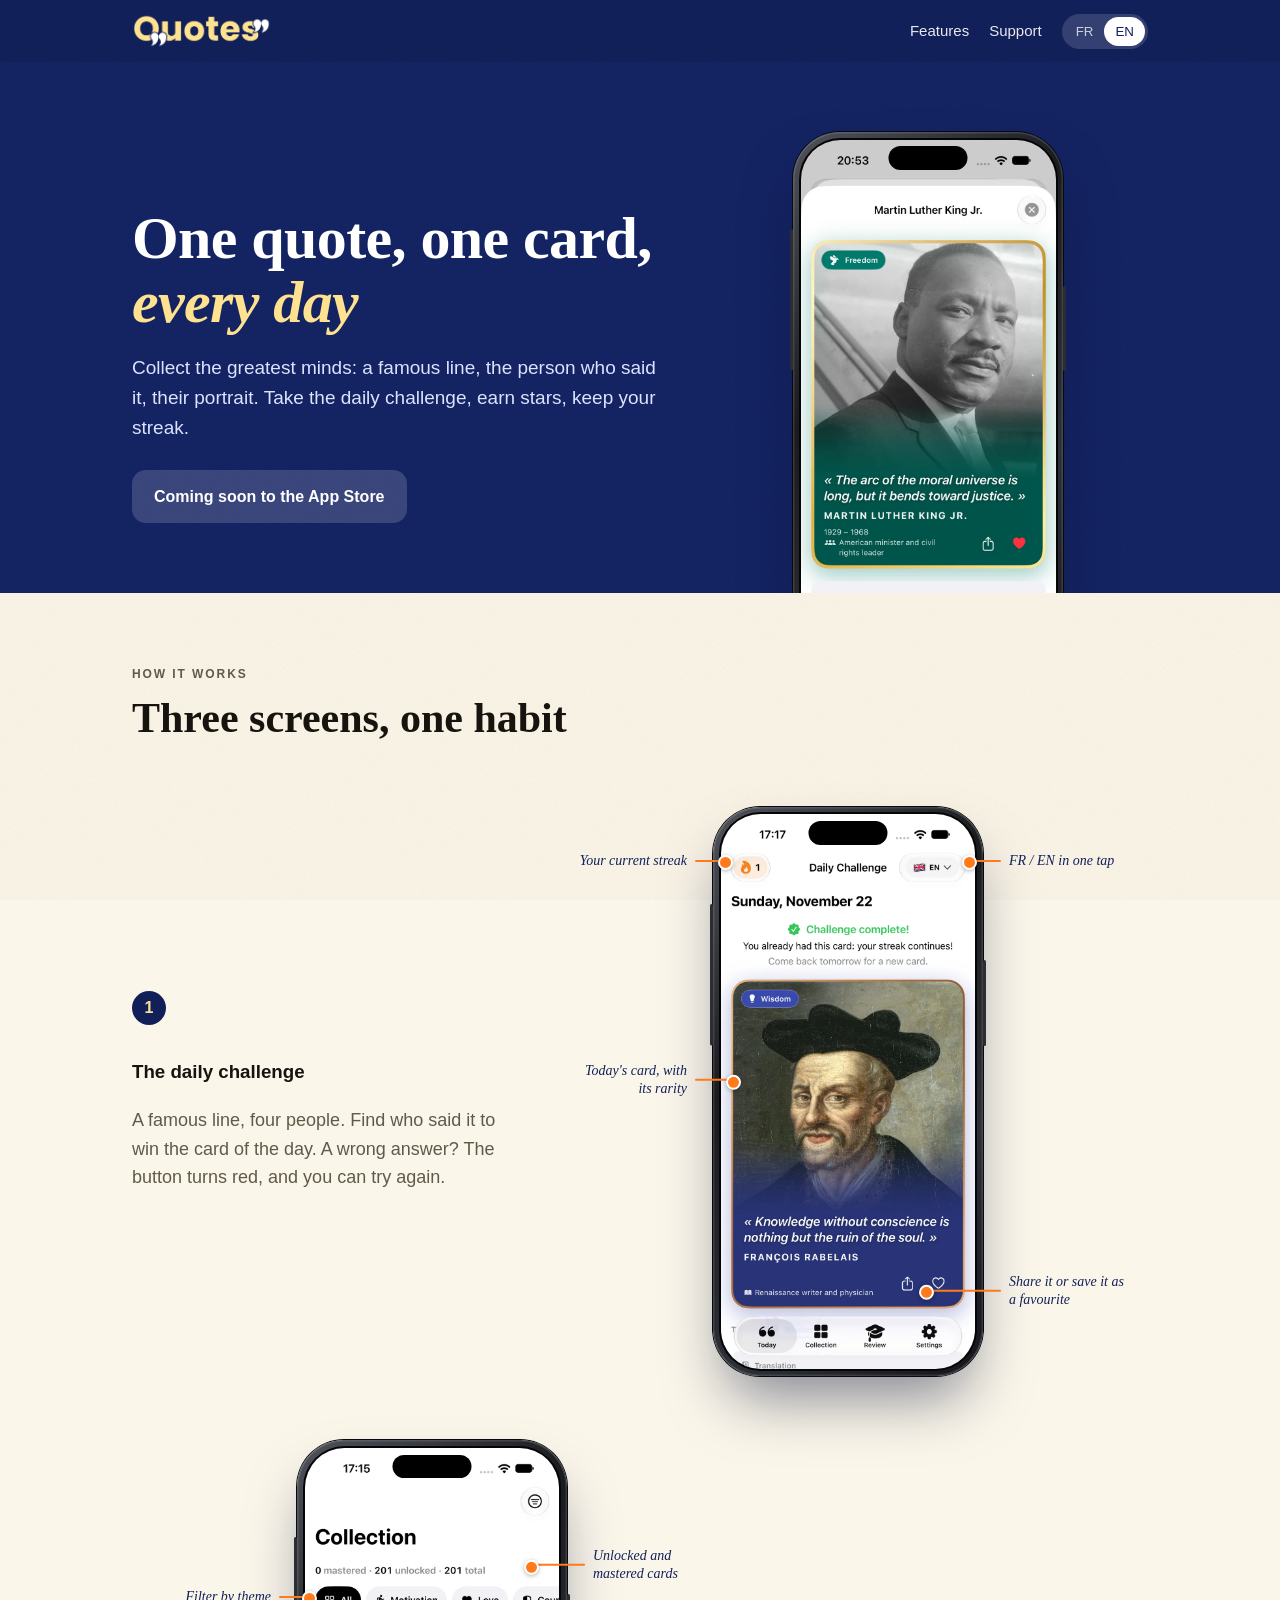
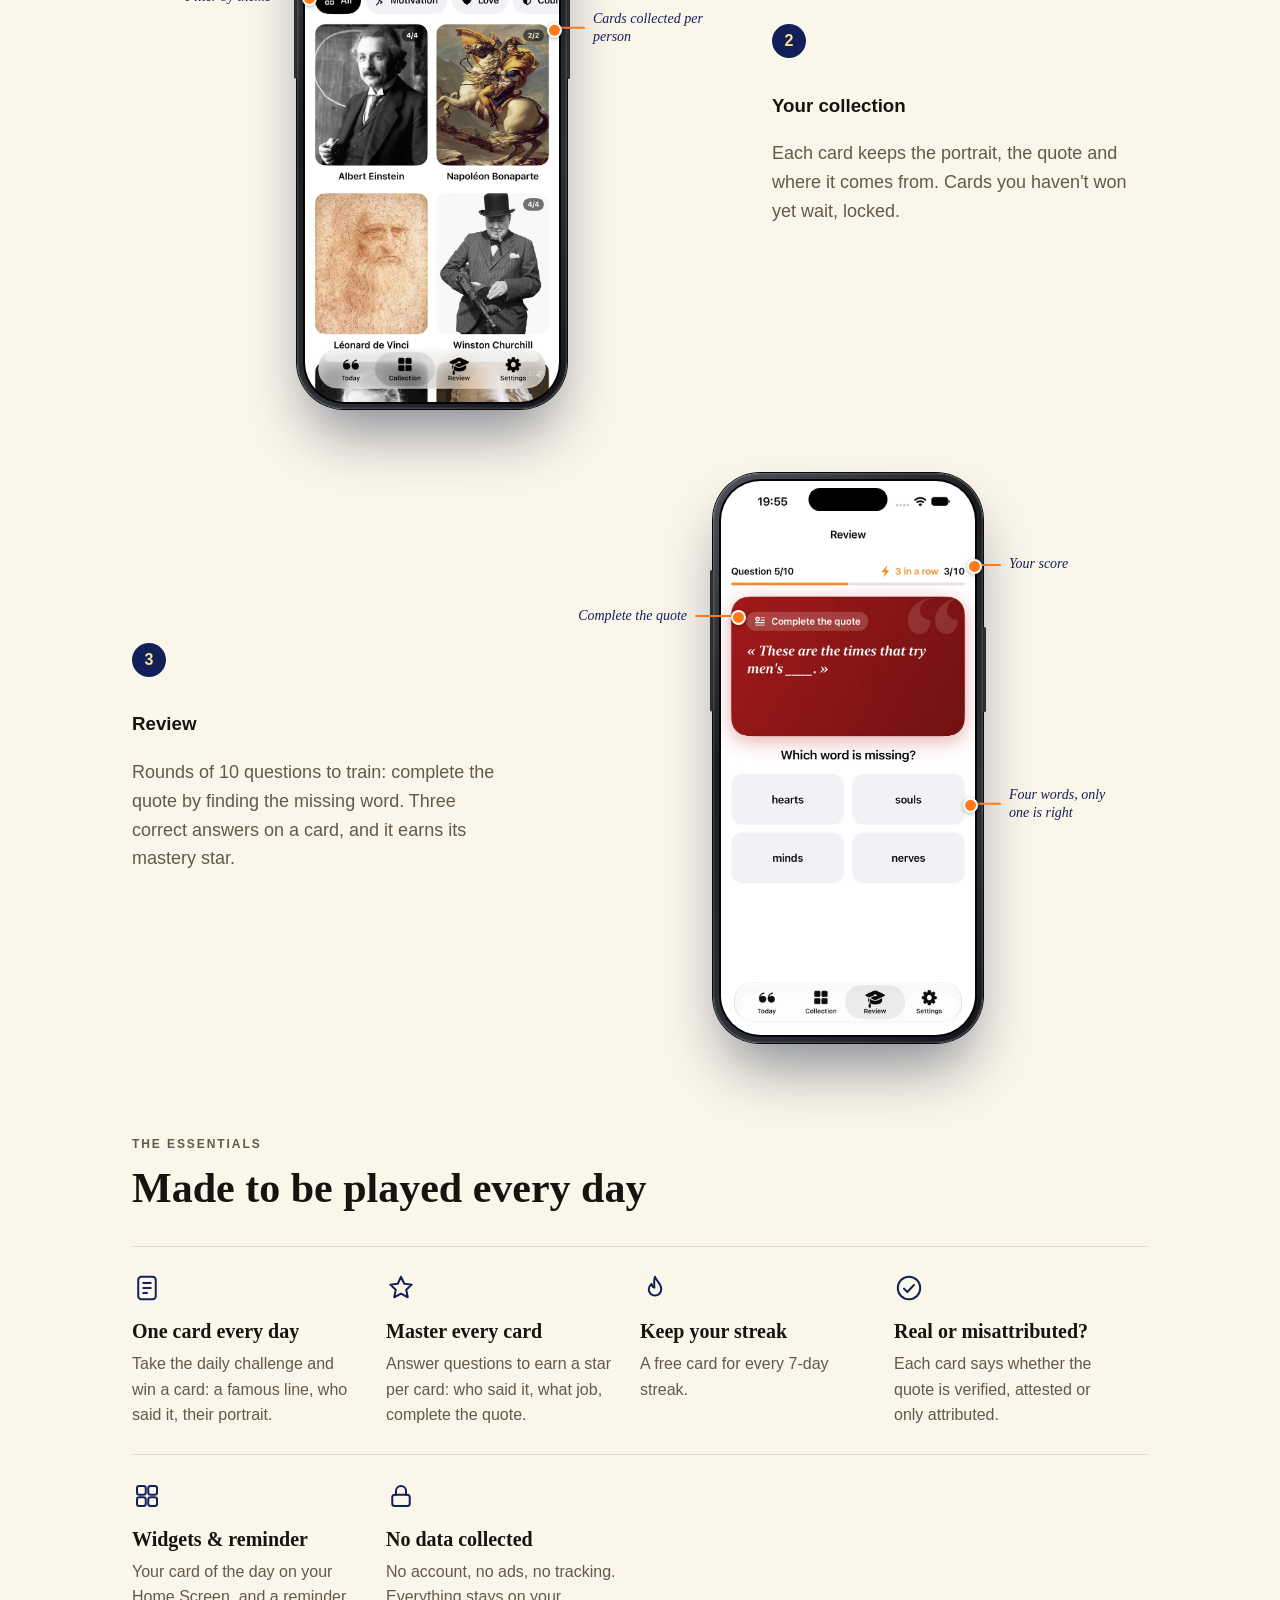
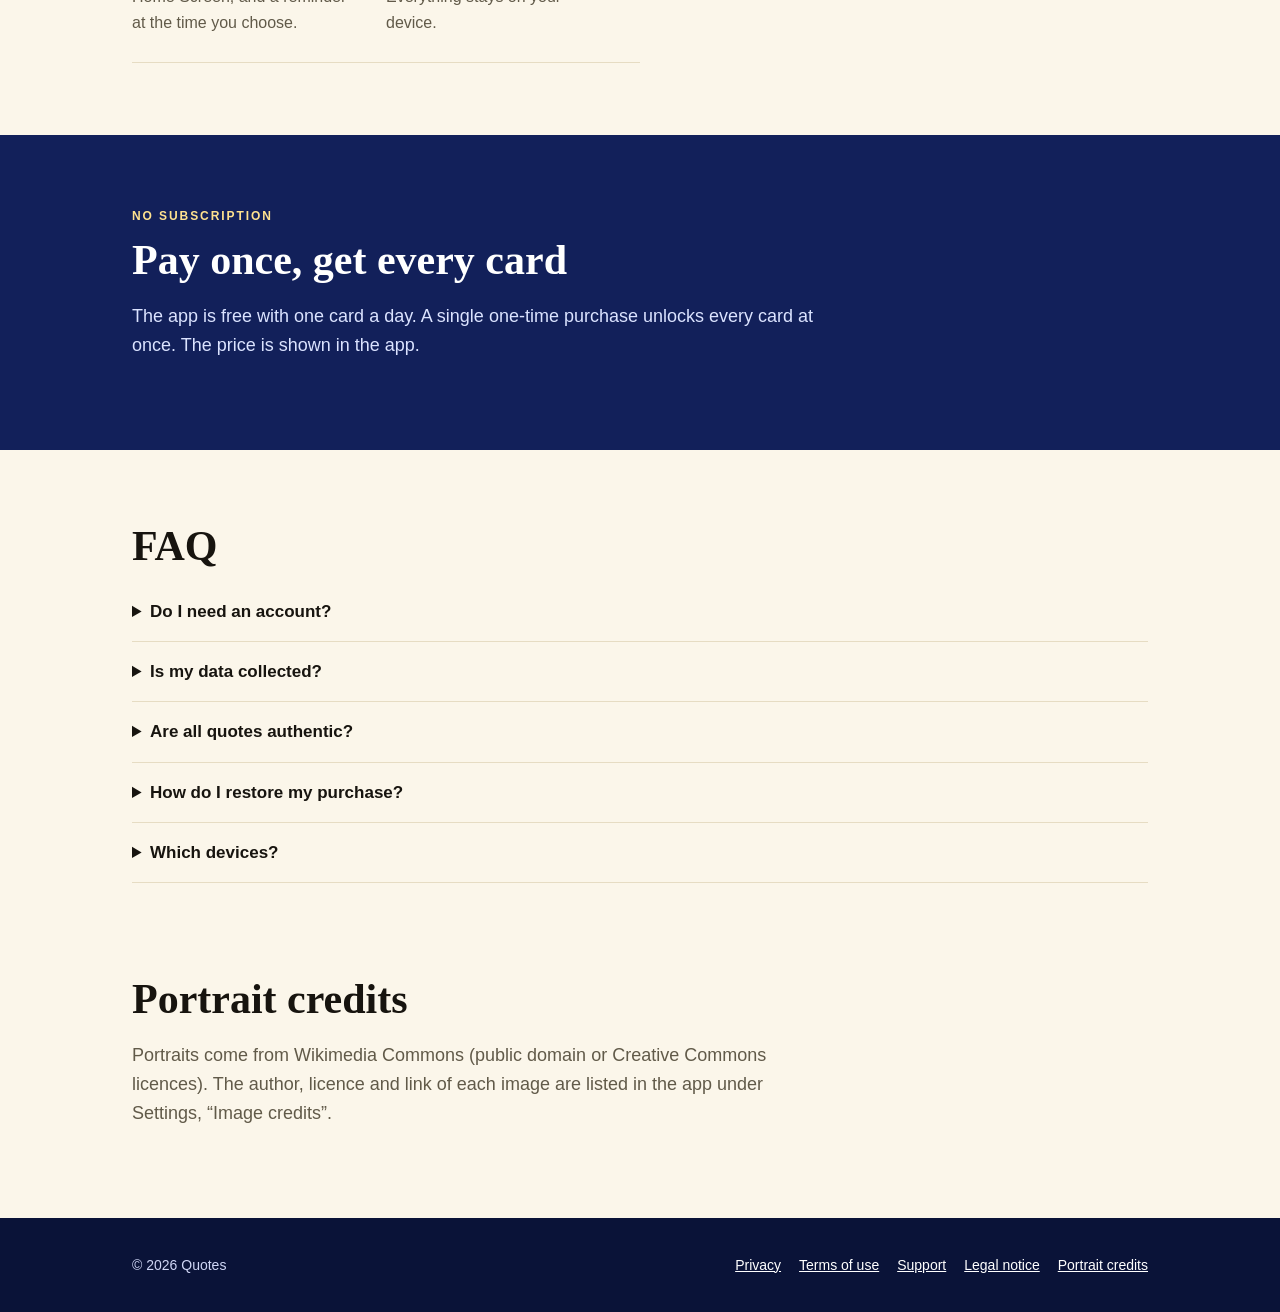
<file: index.html>
<!doctype html><html lang="fr"><head><meta charset="utf-8"><meta name="viewport" content="width=device-width,initial-scale=1">
<title>Quotes – cartes à collectionner de citations célèbres</title><meta name="description" content="Une citation, une carte, chaque jour. Collectionne les plus grands esprits, avec leur portrait, et maîtrise chaque carte."><meta name="theme-color" content="#12205A">
<script>try{var l=localStorage.getItem('lang');if(l!=='fr'&&l!=='en')l=(navigator.language||'fr').toLowerCase().indexOf('fr')==0?'fr':'en';document.documentElement.lang=l}catch(e){}</script><link rel="icon" href="favicon.png"><link rel="apple-touch-icon" href="icon-180.png"><link rel="stylesheet" href="style.css"><script src="lang.js" defer></script></head><body><header><div class="wrap"><a href="index.html"><img class="wm" src="wordmark.png" alt="Quotes"></a><nav>
<a class="h" href="index.html#fonctions" data-fr="Fonctions" data-en="Features">Fonctions</a><a class="h" href="support.html">Support</a>
<div class="seg" role="group" aria-label="Langue / Language"><button data-l="fr" class="on">FR</button><button data-l="en">EN</button></div></nav></div></header><main><div class="hero"><div class="wrap"><div class="copy">
<h1 data-fr="Une citation, une carte, <em>chaque jour</em>" data-en="One quote, one card, <em>every day</em>">Une citation, une carte, <em>chaque jour</em></h1>
<p data-fr="Collectionne les plus grands esprits : une phrase célèbre, la personne qui l'a dite, son portrait. Relève le défi du jour, gagne des étoiles, garde ta série." data-en="Collect the greatest minds: a famous line, the person who said it, their portrait. Take the daily challenge, earn stars, keep your streak.">Collectionne les plus grands esprits.</p>
<a class="btn" data-todo href="TODO_APPSTORE_URL" data-fr="Télécharger sur l'App Store" data-en="Download on the App Store">Télécharger sur l'App Store</a>
<span class="btn off" data-fr="Bientôt sur l'App Store" data-en="Coming soon to the App Store">Bientôt sur l'App Store</span></div>
<div class="dev"><div class="bz"><div class="scr"><img class="fr" src="hero-fr.webp" width="780" height="1696" alt="Une carte Quotes : Martin Luther King Jr." loading="eager"><img class="en" src="hero-en.webp" width="780" height="1696" alt="A Quotes card: Martin Luther King Jr." loading="eager"></div></div></div></div></div>
<section id="comment"><div class="wrap"><p class="eyebrow" data-fr="Comment ça marche" data-en="How it works">Comment ça marche</p><h2 data-fr="Trois écrans, une habitude" data-en="Three screens, one habit">Trois écrans, une habitude</h2><div class="step"><div class="txt"><div class="n">1</div><h3 data-fr="Le défi du jour" data-en="The daily challenge">Le défi du jour</h3><p data-fr="Une phrase célèbre, quatre personnes. Trouve qui l'a dite pour gagner la carte du jour. Une mauvaise réponse ? Le bouton passe au rouge, tu peux réessayer." data-en="A famous line, four people. Find who said it to win the card of the day. A wrong answer? The button turns red, and you can try again.">Une phrase célèbre, quatre personnes. Trouve qui l'a dite pour gagner la carte du jour. Une mauvaise réponse ? Le bouton passe au rouge, tu peux réessayer.</p></div><div class="stage"><div class="dev"><div class="bz"><div class="scr"><img class="fr" src="jour.webp" width="780" height="1696" alt="Écran du défi du jour" loading="eager" decoding="async"><img class="en" src="jour-en.webp" width="780" height="1696" alt="Daily challenge screen" loading="eager" decoding="async"></div></div><div class="note l" style="--y:9.5%;--tx:0.03"><i></i><span data-fr="Ta série en cours" data-en="Your current streak">Ta série en cours</span></div><div class="note r" style="--y:9.5%;--tx:0.965"><i></i><span data-fr="FR / EN en un tap" data-en="FR / EN in one tap">FR / EN en un tap</span></div><div class="note l" style="--y:48%;--tx:0.06"><i></i><span data-fr="La carte du jour, avec sa rareté" data-en="Today's card, with its rarity">La carte du jour, avec sa rareté</span></div><div class="note r" style="--y:85%;--tx:0.8"><i></i><span data-fr="Partage-la ou garde-la en favori" data-en="Share it or save it as a favourite">Partage-la ou garde-la en favori</span></div></div></div></div><div class="step"><div class="txt"><div class="n">2</div><h3 data-fr="Ta collection" data-en="Your collection">Ta collection</h3><p data-fr="Chaque carte garde le portrait, la citation et d'où elle vient. Les cartes pas encore obtenues attendent, verrouillées." data-en="Each card keeps the portrait, the quote and where it comes from. Cards you haven't won yet wait, locked.">Chaque carte garde le portrait, la citation et d'où elle vient. Les cartes pas encore obtenues attendent, verrouillées.</p></div><div class="stage"><div class="dev"><div class="bz"><div class="scr"><img class="fr" src="collection.webp" width="780" height="1696" alt="Écran de la collection" loading="eager" decoding="async"><img class="en" src="collection-en.webp" width="780" height="1696" alt="Collection screen" loading="eager" decoding="async"></div></div><div class="note r" style="--y:22%;--tx:0.88"><i></i><span data-fr="Cartes débloquées et maîtrisées" data-en="Unlocked and mastered cards">Cartes débloquées et maîtrisées</span></div><div class="note l" style="--y:27.5%;--tx:0.03"><i></i><span data-fr="Filtre par thème" data-en="Filter by theme">Filtre par thème</span></div><div class="note r" style="--y:33%;--tx:0.97"><i></i><span data-fr="Cartes obtenues par personnage" data-en="Cards collected per person">Cartes obtenues par personnage</span></div></div></div></div><div class="step"><div class="txt"><div class="n">3</div><h3 data-fr="Réviser" data-en="Review">Réviser</h3><p data-fr="Des séries de 10 questions pour t'entraîner : complète la citation en retrouvant le mot manquant. Trois bonnes réponses sur une carte, et elle gagne son étoile de maîtrise." data-en="Rounds of 10 questions to train: complete the quote by finding the missing word. Three correct answers on a card, and it earns its mastery star.">Des séries de 10 questions pour t'entraîner : complète la citation en retrouvant le mot manquant. Trois bonnes réponses sur une carte, et elle gagne son étoile de maîtrise.</p></div><div class="stage"><div class="dev"><div class="bz"><div class="scr"><img class="fr" src="reviser.webp" width="780" height="1696" alt="Écran Réviser" loading="eager" decoding="async"><img class="en" src="reviser-en.webp" width="780" height="1696" alt="Review screen" loading="eager" decoding="async"></div></div><div class="note r" style="--y:16%;--tx:0.985"><i></i><span data-fr="Ton score" data-en="Your score">Ton score</span></div><div class="note l" style="--y:25%;--tx:0.08"><i></i><span data-fr="Complète la citation" data-en="Complete the quote">Complète la citation</span></div><div class="note r" style="--y:58%;--tx:0.97"><i></i><span data-fr="Quatre mots, un seul est le bon" data-en="Four words, only one is right">Quatre mots, un seul est le bon</span></div></div></div></div></div></section>
<section id="fonctions" style="padding-top:20px"><div class="wrap"><p class="eyebrow" data-fr="L'essentiel" data-en="The essentials">L'essentiel</p><h2 data-fr="Pensé pour être joué tous les jours" data-en="Made to be played every day">Pensé pour être joué tous les jours</h2><div class="feat"><div><svg viewBox="0 0 24 24"><rect x="5" y="3" width="14" height="18" rx="2.5"/><path d="M9 8h6M9 12h6M9 16h3"/></svg><b data-fr="Une carte chaque jour" data-en="One card every day">Une carte chaque jour</b><span data-fr="Relève le défi du jour et gagne une carte : une phrase célèbre, la personne qui l'a dite, son portrait." data-en="Take the daily challenge and win a card: a famous line, who said it, their portrait.">Relève le défi du jour et gagne une carte : une phrase célèbre, la personne qui l'a dite, son portrait.</span></div><div><svg viewBox="0 0 24 24"><path d="M12 3l2.6 5.6 6 .7-4.4 4.1 1.2 6L12 16.5 6.6 19.400l1.200-6L3.400 9.300l6-.7z"/></svg><b data-fr="Maîtrise chaque carte" data-en="Master every card">Maîtrise chaque carte</b><span data-fr="Réponds aux questions pour gagner une étoile par carte : qui l'a dit, quel métier, complète la phrase." data-en="Answer questions to earn a star per card: who said it, what job, complete the quote.">Réponds aux questions pour gagner une étoile par carte : qui l'a dit, quel métier, complète la phrase.</span></div><div><svg viewBox="0 0 24 24"><path d="M12 3c1 3.500 5 5 5 10a5 5 0 0 1-10 0c0-2 1-3.200 2.200-4.300.300 1.800 1 2.800 2.300 3C11.300 8.800 11 6 12 3z"/></svg><b data-fr="Garde ta série" data-en="Keep your streak">Garde ta série</b><span data-fr="Une carte offerte tous les 7 jours de série d'affilée." data-en="A free card for every 7-day streak.">Une carte offerte tous les 7 jours de série d'affilée.</span></div><div><svg viewBox="0 0 24 24"><circle cx="12" cy="12" r="9"/><path d="M8 12.500l2.700 2.700L16 9.500"/></svg><b data-fr="Vraie ou attribuée ?" data-en="Real or misattributed?">Vraie ou attribuée ?</b><span data-fr="Chaque carte indique si la citation est vérifiée, attestée ou seulement attribuée." data-en="Each card says whether the quote is verified, attested or only attributed.">Chaque carte indique si la citation est vérifiée, attestée ou seulement attribuée.</span></div><div><svg viewBox="0 0 24 24"><rect x="4" y="4" width="7" height="7" rx="1.800"/><rect x="13" y="4" width="7" height="7" rx="1.800"/><rect x="4" y="13" width="7" height="7" rx="1.800"/><rect x="13" y="13" width="7" height="7" rx="1.800"/></svg><b data-fr="Widgets et rappel" data-en="Widgets & reminder">Widgets et rappel</b><span data-fr="Ta carte du jour sur l'écran d'accueil, et un rappel à l'heure de ton choix." data-en="Your card of the day on your Home Screen, and a reminder at the time you choose.">Ta carte du jour sur l'écran d'accueil, et un rappel à l'heure de ton choix.</span></div><div><svg viewBox="0 0 24 24"><rect x="5" y="11" width="14" height="9" rx="2"/><path d="M8 11V8a4 4 0 0 1 8 0v3"/></svg><b data-fr="Zéro donnée collectée" data-en="No data collected">Zéro donnée collectée</b><span data-fr="Pas de compte, pas de publicité, pas de pistage. Tout reste sur ton appareil." data-en="No account, no ads, no tracking. Everything stays on your device.">Pas de compte, pas de publicité, pas de pistage. Tout reste sur ton appareil.</span></div></div></div></section>
<section class="band"><div class="wrap"><div><p class="eyebrow" data-fr="Sans abonnement" data-en="No subscription">Sans abonnement</p><h2 data-fr="Une seule fois, toutes les cartes" data-en="Pay once, get every card">Une seule fois, toutes les cartes</h2><p class="lead" data-fr="L'app est gratuite avec une carte par jour. Un achat unique débloque toutes les cartes d'un coup. Le prix est affiché dans l'app." data-en="The app is free with one card a day. A single one-time purchase unlocks every card at once. The price is shown in the app.">L'app est gratuite avec une carte par jour. Un achat unique débloque toutes les cartes d'un coup. Le prix est affiché dans l'app.</p></div></div></section>
<section id="faq"><div class="wrap"><h2>FAQ</h2>
<details><summary data-fr="Faut-il un compte ?" data-en="Do I need an account?">Faut-il un compte ?</summary><p data-fr="Non. Aucun compte, aucune inscription." data-en="No. No account, no sign-up.">Non. Aucun compte, aucune inscription.</p></details>
<details><summary data-fr="Mes données sont-elles collectées ?" data-en="Is my data collected?">Mes données sont-elles collectées ?</summary><p data-fr="Non. Ta progression reste sur ton appareil. Détails dans la <a href='privacy.html'>politique de confidentialité</a>." data-en="No. Your progress stays on your device. See the <a href='privacy.html'>privacy policy</a>.">Non. Ta progression reste sur ton appareil.</p></details>
<details><summary data-fr="Les citations sont-elles toutes authentiques ?" data-en="Are all quotes authentic?">Les citations sont-elles toutes authentiques ?</summary><p data-fr="Pas toujours, et c'est justement l'idée : chaque carte indique si la citation est vérifiée, attestée ou seulement attribuée. Les citations douteuses restent dans la collection mais ne servent jamais de question." data-en="Not always, and that's the point: each card says whether the quote is verified, attested or merely attributed. Doubtful quotes stay in the collection but are never used as questions.">Pas toujours.</p></details>
<details><summary data-fr="Comment restaurer mon achat ?" data-en="How do I restore my purchase?">Comment restaurer mon achat ?</summary><p data-fr="Dans l'app, ouvre l'offre « Toutes les cartes » et touche « Restaurer les achats », avec le même identifiant Apple." data-en="In the app, open the “All cards” offer and tap “Restore Purchases”, using the same Apple ID.">Dans l'app, ouvre l'offre.</p></details>
<details><summary data-fr="Sur quels appareils ?" data-en="Which devices?">Sur quels appareils ?</summary><p data-fr="iPhone (et iPad). Français et anglais." data-en="iPhone (and iPad). French and English.">iPhone (et iPad).</p></details></div></section>
<section id="credits" style="padding-top:20px"><div class="wrap"><h2 data-fr="Crédits des portraits" data-en="Portrait credits">Crédits des portraits</h2>
<p class="lead" data-fr="Les portraits proviennent de Wikimedia Commons (domaine public ou licences Creative Commons). Les auteurs, licences et liens de chaque image sont indiqués dans l'app, dans Réglages, « Crédits des images »." data-en="Portraits come from Wikimedia Commons (public domain or Creative Commons licences). The author, licence and link of each image are listed in the app under Settings, “Image credits”.">Les portraits proviennent de Wikimedia Commons.</p></div></section></main><footer><div class="wrap"><div class="row"><div>© 2026 Quotes</div><div class="links"><a href="privacy.html" data-fr="Confidentialité" data-en="Privacy">Confidentialité</a><a href="terms.html" data-fr="Conditions d'utilisation" data-en="Terms of use">Conditions d'utilisation</a><a href="support.html">Support</a><a href="legal.html" data-fr="Mentions légales" data-en="Legal notice">Mentions légales</a><a href="index.html#credits" data-fr="Crédits des portraits" data-en="Portrait credits">Crédits des portraits</a></div></div></div></footer></body></html>
</file>
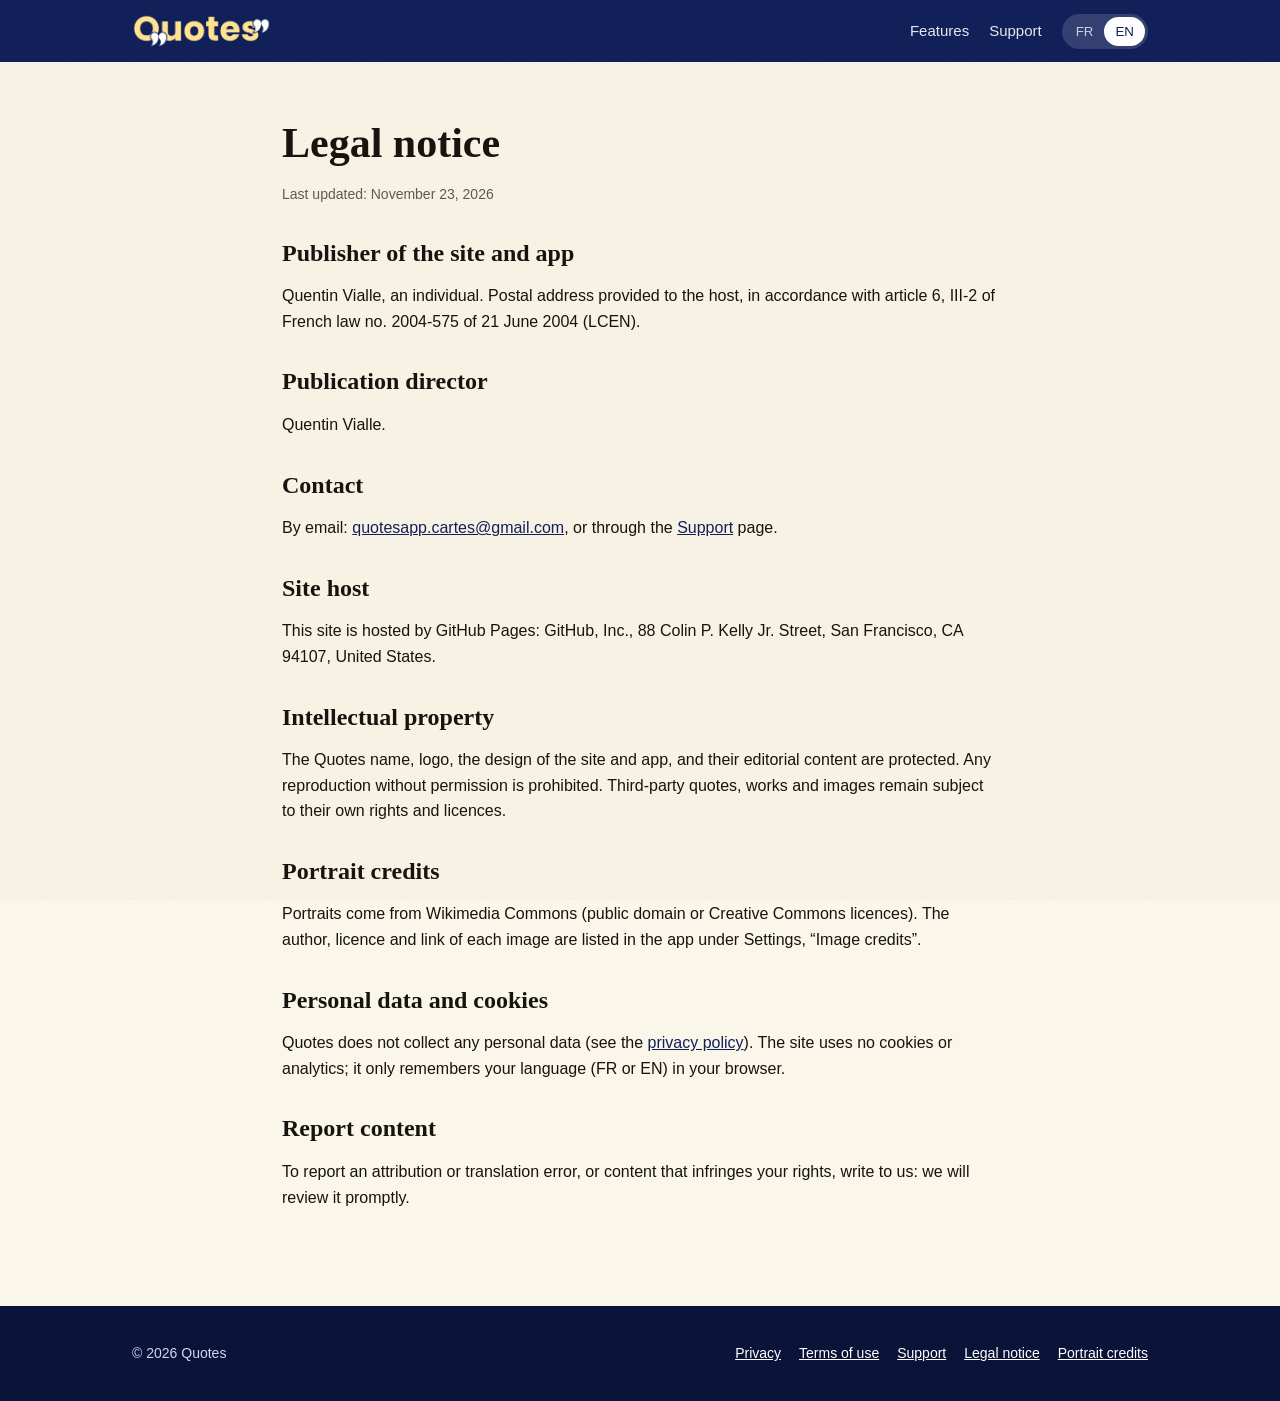
<file: legal.html>
<!doctype html><html lang="fr"><head><meta charset="utf-8"><meta name="viewport" content="width=device-width,initial-scale=1">
<title>Mentions légales – Quotes</title><meta name="description" content="Mentions légales du site et de l'app Quotes."><meta name="theme-color" content="#12205A">
<script>try{var l=localStorage.getItem('lang');if(l!=='fr'&&l!=='en')l=(navigator.language||'fr').toLowerCase().indexOf('fr')==0?'fr':'en';document.documentElement.lang=l}catch(e){}</script><link rel="icon" href="favicon.png"><link rel="apple-touch-icon" href="icon-180.png"><link rel="stylesheet" href="style.css"><script src="lang.js" defer></script></head><body><header><div class="wrap"><a href="index.html"><img class="wm" src="wordmark.png" alt="Quotes"></a><nav>
<a class="h" href="index.html#fonctions" data-fr="Fonctions" data-en="Features">Fonctions</a><a class="h" href="support.html">Support</a>
<div class="seg" role="group" aria-label="Langue / Language"><button data-l="fr" class="on">FR</button><button data-l="en">EN</button></div></nav></div></header><main class="doc"><div class="wrap"><h1 data-fr="Mentions légales" data-en="Legal notice">Mentions légales</h1><p class="upd" data-fr="Dernière mise à jour : 23 novembre 2026" data-en="Last updated: November 23, 2026">Dernière mise à jour : 23 novembre 2026</p>
<h2 data-fr="Éditeur du site et de l'app" data-en="Publisher of the site and app">Éditeur du site et de l'app</h2><p data-fr="Quentin Vialle, personne physique. Adresse postale communiquée à l'hébergeur, conformément à l'article 6, III-2 de la loi n° 2004-575 du 21 juin 2004 (LCEN)." data-en="Quentin Vialle, an individual. Postal address provided to the host, in accordance with article 6, III-2 of French law no. 2004-575 of 21 June 2004 (LCEN).">Quentin Vialle, personne physique. Adresse postale communiquée à l'hébergeur, conformément à l'article 6, III-2 de la loi n° 2004-575 du 21 juin 2004 (LCEN).</p>
<h2 data-fr="Directeur de la publication" data-en="Publication director">Directeur de la publication</h2><p data-fr="Quentin Vialle." data-en="Quentin Vialle.">Quentin Vialle.</p>
<h2 data-fr="Contact" data-en="Contact">Contact</h2><p data-fr="Par e-mail : <a href='mailto:quotesapp.cartes@gmail.com'>quotesapp.cartes@gmail.com</a>, ou via la page <a href='support.html'>Support</a>." data-en="By email: <a href='mailto:quotesapp.cartes@gmail.com'>quotesapp.cartes@gmail.com</a>, or through the <a href='support.html'>Support</a> page.">Par e-mail : <a href='mailto:quotesapp.cartes@gmail.com'>quotesapp.cartes@gmail.com</a>, ou via la page <a href='support.html'>Support</a>.</p>
<h2 data-fr="Hébergeur du site" data-en="Site host">Hébergeur du site</h2><p data-fr="Ce site est hébergé par GitHub Pages : GitHub, Inc., 88 Colin P. Kelly Jr. Street, San Francisco, CA 94107, États-Unis." data-en="This site is hosted by GitHub Pages: GitHub, Inc., 88 Colin P. Kelly Jr. Street, San Francisco, CA 94107, United States.">Ce site est hébergé par GitHub Pages : GitHub, Inc., 88 Colin P. Kelly Jr. Street, San Francisco, CA 94107, États-Unis.</p>
<h2 data-fr="Propriété intellectuelle" data-en="Intellectual property">Propriété intellectuelle</h2><p data-fr="Le nom Quotes, le logo, le design du site et de l'app et leur contenu éditorial sont protégés. Toute reproduction sans autorisation est interdite. Les citations, œuvres et images de tiers restent soumises à leurs propres droits et licences." data-en="The Quotes name, logo, the design of the site and app, and their editorial content are protected. Any reproduction without permission is prohibited. Third-party quotes, works and images remain subject to their own rights and licences.">Le nom Quotes, le logo, le design du site et de l'app et leur contenu éditorial sont protégés. Toute reproduction sans autorisation est interdite. Les citations, œuvres et images de tiers restent soumises à leurs propres droits et licences.</p>
<h2 data-fr="Crédits des portraits" data-en="Portrait credits">Crédits des portraits</h2><p data-fr="Les portraits proviennent de Wikimedia Commons (domaine public ou licences Creative Commons). L'auteur, la licence et le lien de chaque image sont indiqués dans l'app, dans Réglages, « Crédits des images »." data-en="Portraits come from Wikimedia Commons (public domain or Creative Commons licences). The author, licence and link of each image are listed in the app under Settings, “Image credits”.">Les portraits proviennent de Wikimedia Commons (domaine public ou licences Creative Commons). L'auteur, la licence et le lien de chaque image sont indiqués dans l'app, dans Réglages, « Crédits des images ».</p>
<h2 data-fr="Données personnelles et cookies" data-en="Personal data and cookies">Données personnelles et cookies</h2><p data-fr="Quotes ne collecte aucune donnée personnelle (voir la <a href='privacy.html'>politique de confidentialité</a>). Le site n'utilise ni cookie ni outil de mesure d'audience ; il mémorise seulement ta langue (FR ou EN) dans ton navigateur." data-en="Quotes does not collect any personal data (see the <a href='privacy.html'>privacy policy</a>). The site uses no cookies or analytics; it only remembers your language (FR or EN) in your browser.">Quotes ne collecte aucune donnée personnelle (voir la <a href='privacy.html'>politique de confidentialité</a>). Le site n'utilise ni cookie ni outil de mesure d'audience ; il mémorise seulement ta langue (FR ou EN) dans ton navigateur.</p>
<h2 data-fr="Signaler un contenu" data-en="Report content">Signaler un contenu</h2><p data-fr="Pour signaler une erreur d'attribution, de traduction ou un contenu qui porterait atteinte à tes droits, écris-nous : nous l'examinerons rapidement." data-en="To report an attribution or translation error, or content that infringes your rights, write to us: we will review it promptly.">Pour signaler une erreur d'attribution, de traduction ou un contenu qui porterait atteinte à tes droits, écris-nous : nous l'examinerons rapidement.</p>
</div></main><footer><div class="wrap"><div class="row"><div>© 2026 Quotes</div><div class="links"><a href="privacy.html" data-fr="Confidentialité" data-en="Privacy">Confidentialité</a><a href="terms.html" data-fr="Conditions d'utilisation" data-en="Terms of use">Conditions d'utilisation</a><a href="support.html">Support</a><a href="legal.html" data-fr="Mentions légales" data-en="Legal notice">Mentions légales</a><a href="index.html#credits" data-fr="Crédits des portraits" data-en="Portrait credits">Crédits des portraits</a></div></div></div></footer></body></html>
</file>
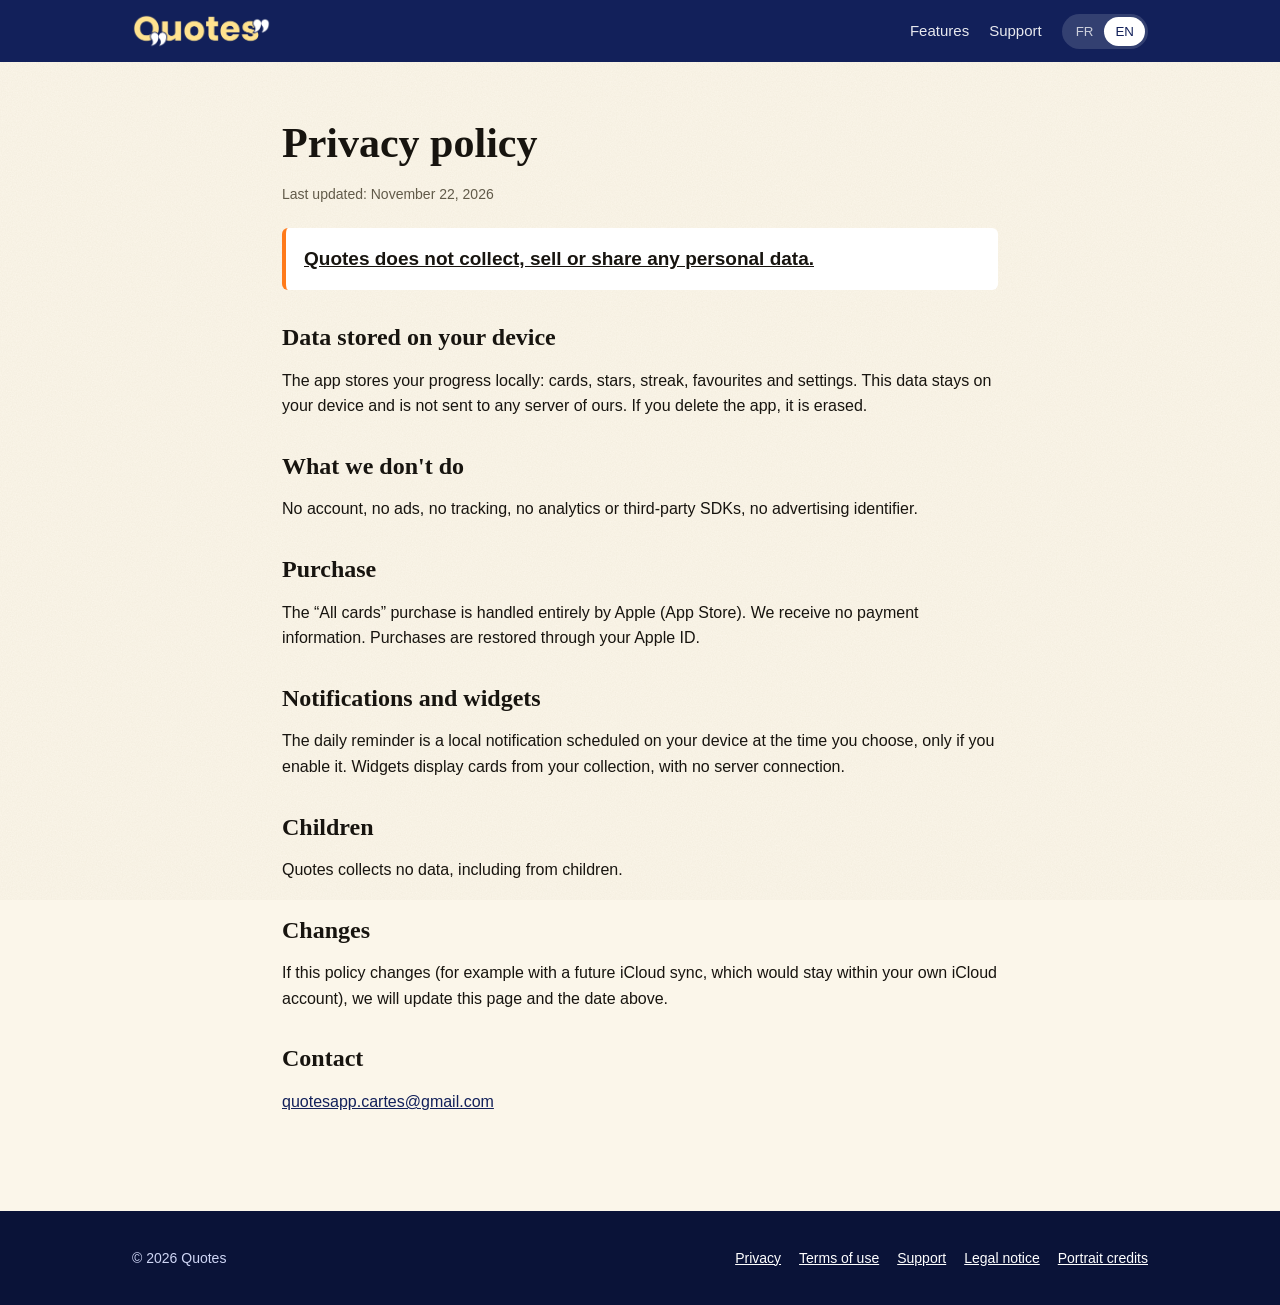
<file: privacy.html>
<!doctype html><html lang="fr"><head><meta charset="utf-8"><meta name="viewport" content="width=device-width,initial-scale=1">
<title>Politique de confidentialité – Quotes</title><meta name="description" content="Quotes ne collecte aucune donnée personnelle."><meta name="theme-color" content="#12205A">
<script>try{var l=localStorage.getItem('lang');if(l!=='fr'&&l!=='en')l=(navigator.language||'fr').toLowerCase().indexOf('fr')==0?'fr':'en';document.documentElement.lang=l}catch(e){}</script><link rel="icon" href="favicon.png"><link rel="apple-touch-icon" href="icon-180.png"><link rel="stylesheet" href="style.css"><script src="lang.js" defer></script></head><body><header><div class="wrap"><a href="index.html"><img class="wm" src="wordmark.png" alt="Quotes"></a><nav>
<a class="h" href="index.html#fonctions" data-fr="Fonctions" data-en="Features">Fonctions</a><a class="h" href="support.html">Support</a>
<div class="seg" role="group" aria-label="Langue / Language"><button data-l="fr" class="on">FR</button><button data-l="en">EN</button></div></nav></div></header><main class="doc"><div class="wrap">
<h1 data-fr="Politique de confidentialité" data-en="Privacy policy">Politique de confidentialité</h1><p class="upd" data-fr="Dernière mise à jour : 22 novembre 2026" data-en="Last updated: November 22, 2026">Dernière mise à jour : 22 novembre 2026</p><p class="key" data-fr="<b><u>Quotes ne collecte, ne vend et ne partage aucune donnée personnelle.</u></b>" data-en="<b><u>Quotes does not collect, sell or share any personal data.</u></b>"><b><u>Quotes ne collecte, ne vend et ne partage aucune donnée personnelle.</u></b></p>
<h2 data-fr="Données stockées sur ton appareil" data-en="Data stored on your device">Données stockées sur ton appareil</h2><p data-fr="L'app enregistre localement ta progression : cartes obtenues, étoiles, série, favoris et réglages. Ces données restent sur ton appareil et ne sont envoyées à aucun serveur de notre part. Si tu supprimes l'app, elles sont effacées." data-en="The app stores your progress locally: cards, stars, streak, favourites and settings. This data stays on your device and is not sent to any server of ours. If you delete the app, it is erased.">L'app enregistre localement ta progression : cartes obtenues, étoiles, série, favoris et réglages. Ces données restent sur ton appareil et ne sont envoyées à aucun serveur de notre part. Si tu supprimes l'app, elles sont effacées.</p>
<h2 data-fr="Ce que nous ne faisons pas" data-en="What we don't do">Ce que nous ne faisons pas</h2><p data-fr="Pas de compte, pas de publicité, pas de pistage, pas d'outil de statistiques ou de SDK tiers, pas d'identifiant publicitaire." data-en="No account, no ads, no tracking, no analytics or third-party SDKs, no advertising identifier.">Pas de compte, pas de publicité, pas de pistage, pas d'outil de statistiques ou de SDK tiers, pas d'identifiant publicitaire.</p>
<h2 data-fr="Achat" data-en="Purchase">Achat</h2><p data-fr="L'achat « Toutes les cartes » est traité entièrement par Apple (App Store). Nous ne recevons aucune information de paiement. La restauration des achats passe par ton identifiant Apple." data-en="The “All cards” purchase is handled entirely by Apple (App Store). We receive no payment information. Purchases are restored through your Apple ID.">L'achat « Toutes les cartes » est traité entièrement par Apple (App Store). Nous ne recevons aucune information de paiement. La restauration des achats passe par ton identifiant Apple.</p>
<h2 data-fr="Notifications et widgets" data-en="Notifications and widgets">Notifications et widgets</h2><p data-fr="Le rappel quotidien est une notification locale, programmée sur ton appareil à l'heure que tu choisis, uniquement si tu l'actives. Les widgets affichent des cartes de ta collection, sans connexion à un serveur." data-en="The daily reminder is a local notification scheduled on your device at the time you choose, only if you enable it. Widgets display cards from your collection, with no server connection.">Le rappel quotidien est une notification locale, programmée sur ton appareil à l'heure que tu choisis, uniquement si tu l'actives. Les widgets affichent des cartes de ta collection, sans connexion à un serveur.</p>
<h2 data-fr="Enfants" data-en="Children">Enfants</h2><p data-fr="Quotes ne collecte aucune donnée, y compris auprès des enfants." data-en="Quotes collects no data, including from children.">Quotes ne collecte aucune donnée, y compris auprès des enfants.</p>
<h2 data-fr="Modifications" data-en="Changes">Modifications</h2><p data-fr="Si cette politique change (par exemple avec une future synchronisation iCloud, qui resterait dans ton propre compte iCloud), nous mettrons à jour cette page et la date ci-dessus." data-en="If this policy changes (for example with a future iCloud sync, which would stay within your own iCloud account), we will update this page and the date above.">Si cette politique change (par exemple avec une future synchronisation iCloud, qui resterait dans ton propre compte iCloud), nous mettrons à jour cette page et la date ci-dessus.</p>
<h2>Contact</h2><p><a href="mailto:quotesapp.cartes@gmail.com">quotesapp.cartes@gmail.com</a></p></div></main><footer><div class="wrap"><div class="row"><div>© 2026 Quotes</div><div class="links"><a href="privacy.html" data-fr="Confidentialité" data-en="Privacy">Confidentialité</a><a href="terms.html" data-fr="Conditions d'utilisation" data-en="Terms of use">Conditions d'utilisation</a><a href="support.html">Support</a><a href="legal.html" data-fr="Mentions légales" data-en="Legal notice">Mentions légales</a><a href="index.html#credits" data-fr="Crédits des portraits" data-en="Portrait credits">Crédits des portraits</a></div></div></div></footer></body></html>
</file>
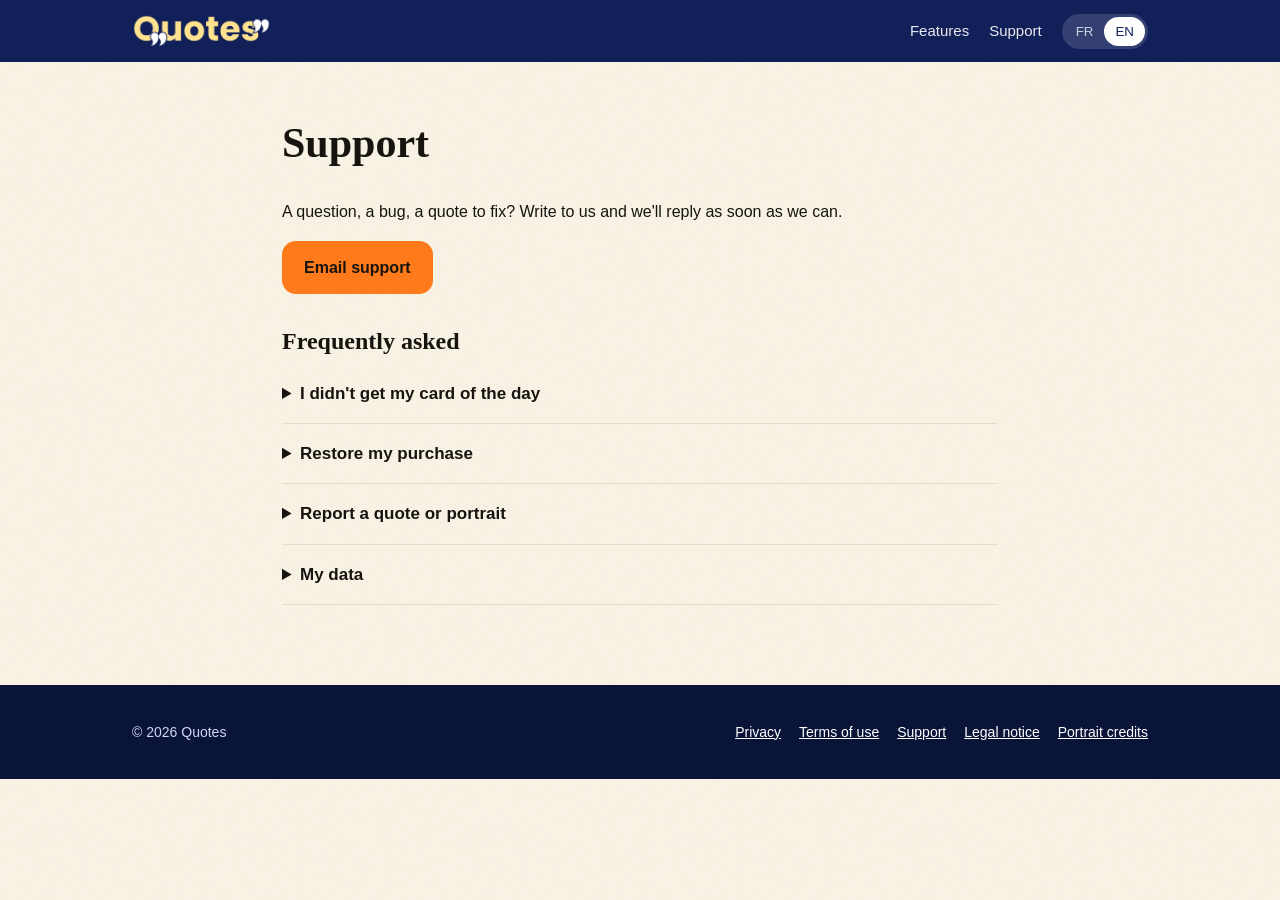
<file: support.html>
<!doctype html><html lang="fr"><head><meta charset="utf-8"><meta name="viewport" content="width=device-width,initial-scale=1">
<title>Support – Quotes</title><meta name="description" content="Aide et contact pour l'app Quotes."><meta name="theme-color" content="#12205A">
<script>try{var l=localStorage.getItem('lang');if(l!=='fr'&&l!=='en')l=(navigator.language||'fr').toLowerCase().indexOf('fr')==0?'fr':'en';document.documentElement.lang=l}catch(e){}</script><link rel="icon" href="favicon.png"><link rel="apple-touch-icon" href="icon-180.png"><link rel="stylesheet" href="style.css"><script src="lang.js" defer></script></head><body><header><div class="wrap"><a href="index.html"><img class="wm" src="wordmark.png" alt="Quotes"></a><nav>
<a class="h" href="index.html#fonctions" data-fr="Fonctions" data-en="Features">Fonctions</a><a class="h" href="support.html">Support</a>
<div class="seg" role="group" aria-label="Langue / Language"><button data-l="fr" class="on">FR</button><button data-l="en">EN</button></div></nav></div></header><main class="doc"><div class="wrap"><h1>Support</h1><p class="upd"> </p>
<p data-fr="Une question, un bug, une citation à corriger ? Écris-nous, nous répondons dès que possible." data-en="A question, a bug, a quote to fix? Write to us and we'll reply as soon as we can.">Une question, un bug, une citation à corriger ? Écris-nous, nous répondons dès que possible.</p>
<p><a class="btn" href="mailto:quotesapp.cartes@gmail.com" data-fr="Écrire au support" data-en="Email support">Écrire au support</a></p>
<h2 data-fr="Questions fréquentes" data-en="Frequently asked">Questions fréquentes</h2>
<details><summary data-fr="Je n'ai pas reçu ma carte du jour" data-en="I didn't get my card of the day">Je n'ai pas reçu ma carte du jour</summary><p data-fr="Le défi du jour se renouvelle à minuit, heure de ton appareil. Réponds au défi pour gagner la carte." data-en="The daily challenge renews at midnight, your device's time. Answer it to win the card.">Le défi du jour se renouvelle à minuit, heure de ton appareil. Réponds au défi pour gagner la carte.</p></details>
<details><summary data-fr="Restaurer mon achat" data-en="Restore my purchase">Restaurer mon achat</summary><p data-fr="Ouvre l'offre « Toutes les cartes » puis « Restaurer les achats ». Utilise le même identifiant Apple que pour l'achat." data-en="Open the “All cards” offer then “Restore Purchases”. Use the same Apple ID as for the purchase.">Ouvre l'offre « Toutes les cartes » puis « Restaurer les achats ». Utilise le même identifiant Apple que pour l'achat.</p></details>
<details><summary data-fr="Signaler une citation ou un portrait" data-en="Report a quote or portrait">Signaler une citation ou un portrait</summary><p data-fr="Écris-nous avec le nom de la personne et la citation concernée. Nous vérifions les sources et corrigeons ou retirons une carte si nécessaire." data-en="Email us with the person's name and the quote concerned. We check the sources and correct or remove a card if needed.">Écris-nous avec le nom de la personne et la citation concernée. Nous vérifions les sources et corrigeons ou retirons une carte si nécessaire.</p></details>
<details><summary data-fr="Mes données" data-en="My data">Mes données</summary><p data-fr="Nous ne collectons aucune donnée : rien à exporter ni à supprimer de notre côté. Supprimer l'app efface ta progression locale." data-en="We collect no data: nothing to export or delete on our side. Deleting the app erases your local progress.">Nous ne collectons aucune donnée : rien à exporter ni à supprimer de notre côté. Supprimer l'app efface ta progression locale.</p></details>
</div></main><footer><div class="wrap"><div class="row"><div>© 2026 Quotes</div><div class="links"><a href="privacy.html" data-fr="Confidentialité" data-en="Privacy">Confidentialité</a><a href="terms.html" data-fr="Conditions d'utilisation" data-en="Terms of use">Conditions d'utilisation</a><a href="support.html">Support</a><a href="legal.html" data-fr="Mentions légales" data-en="Legal notice">Mentions légales</a><a href="index.html#credits" data-fr="Crédits des portraits" data-en="Portrait credits">Crédits des portraits</a></div></div></div></footer></body></html>
</file>
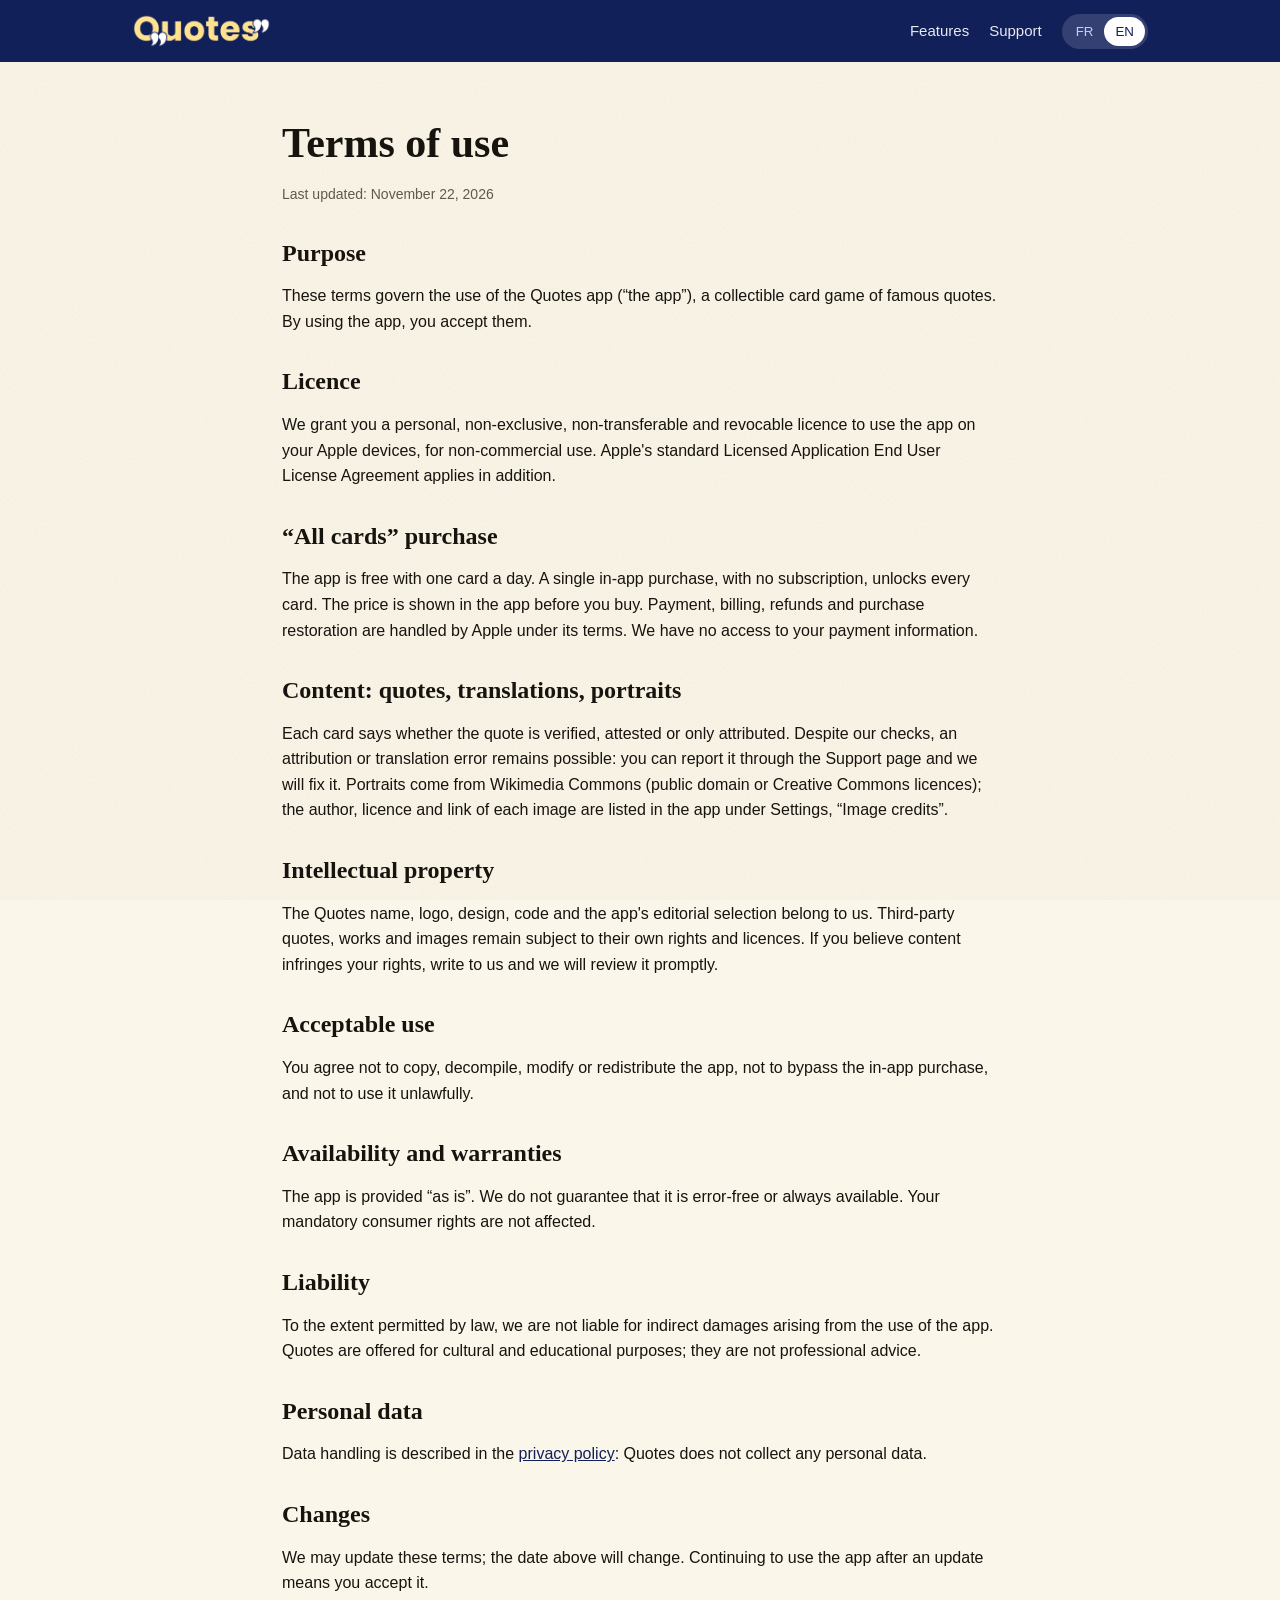
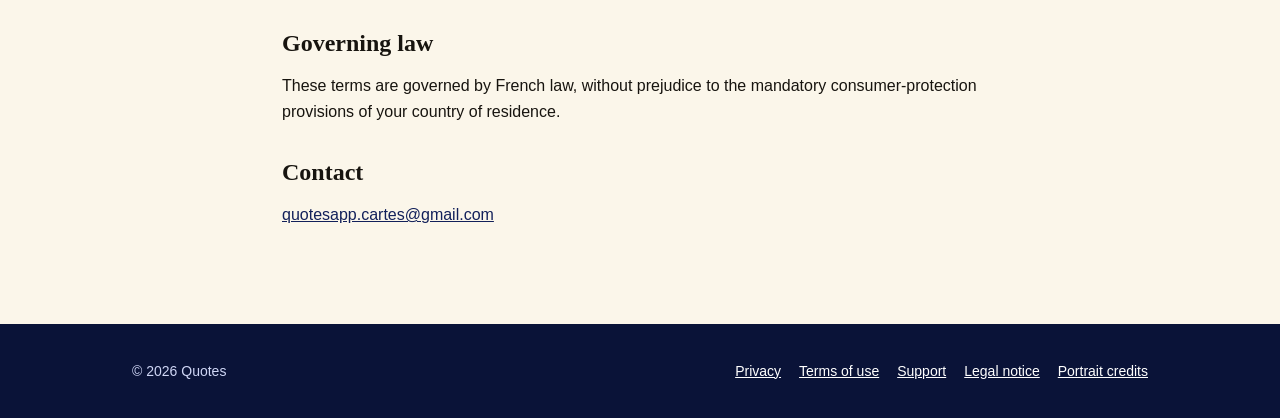
<file: terms.html>
<!doctype html><html lang="fr"><head><meta charset="utf-8"><meta name="viewport" content="width=device-width,initial-scale=1">
<title>Conditions d'utilisation – Quotes</title><meta name="description" content="Conditions générales d'utilisation de l'app Quotes."><meta name="theme-color" content="#12205A">
<script>try{var l=localStorage.getItem('lang');if(l!=='fr'&&l!=='en')l=(navigator.language||'fr').toLowerCase().indexOf('fr')==0?'fr':'en';document.documentElement.lang=l}catch(e){}</script><link rel="icon" href="favicon.png"><link rel="apple-touch-icon" href="icon-180.png"><link rel="stylesheet" href="style.css"><script src="lang.js" defer></script></head><body><header><div class="wrap"><a href="index.html"><img class="wm" src="wordmark.png" alt="Quotes"></a><nav>
<a class="h" href="index.html#fonctions" data-fr="Fonctions" data-en="Features">Fonctions</a><a class="h" href="support.html">Support</a>
<div class="seg" role="group" aria-label="Langue / Language"><button data-l="fr" class="on">FR</button><button data-l="en">EN</button></div></nav></div></header><main class="doc"><div class="wrap"><h1 data-fr="Conditions d'utilisation" data-en="Terms of use">Conditions d'utilisation</h1><p class="upd" data-fr="Dernière mise à jour : 22 novembre 2026" data-en="Last updated: November 22, 2026">Dernière mise à jour : 22 novembre 2026</p>
<h2 data-fr="Objet" data-en="Purpose">Objet</h2><p data-fr="Les présentes conditions encadrent l'utilisation de l'application Quotes (« l'app »), un jeu de cartes à collectionner de citations célèbres. En utilisant l'app, tu les acceptes." data-en="These terms govern the use of the Quotes app (“the app”), a collectible card game of famous quotes. By using the app, you accept them.">Les présentes conditions encadrent l'utilisation de l'application Quotes (« l'app »), un jeu de cartes à collectionner de citations célèbres. En utilisant l'app, tu les acceptes.</p>
<h2 data-fr="Licence d'utilisation" data-en="Licence">Licence d'utilisation</h2><p data-fr="Nous t'accordons une licence personnelle, non exclusive, non transférable et révocable pour utiliser l'app sur tes appareils Apple, pour un usage non commercial. Le contrat de licence standard d'Apple (Licensed Application End User License Agreement) s'applique en complément." data-en="We grant you a personal, non-exclusive, non-transferable and revocable licence to use the app on your Apple devices, for non-commercial use. Apple's standard Licensed Application End User License Agreement applies in addition.">Nous t'accordons une licence personnelle, non exclusive, non transférable et révocable pour utiliser l'app sur tes appareils Apple, pour un usage non commercial. Le contrat de licence standard d'Apple (Licensed Application End User License Agreement) s'applique en complément.</p>
<h2 data-fr="Achat « Toutes les cartes »" data-en="“All cards” purchase">Achat « Toutes les cartes »</h2><p data-fr="L'app est gratuite avec une carte par jour. Un achat intégré unique, sans abonnement, débloque toutes les cartes. Le prix est affiché dans l'app avant l'achat. Le paiement, la facturation, les remboursements et la restauration des achats sont gérés par Apple, selon ses conditions. Nous n'avons pas accès à tes informations de paiement." data-en="The app is free with one card a day. A single in-app purchase, with no subscription, unlocks every card. The price is shown in the app before you buy. Payment, billing, refunds and purchase restoration are handled by Apple under its terms. We have no access to your payment information.">L'app est gratuite avec une carte par jour. Un achat intégré unique, sans abonnement, débloque toutes les cartes. Le prix est affiché dans l'app avant l'achat. Le paiement, la facturation, les remboursements et la restauration des achats sont gérés par Apple, selon ses conditions. Nous n'avons pas accès à tes informations de paiement.</p>
<h2 data-fr="Contenu : citations, traductions, portraits" data-en="Content: quotes, translations, portraits">Contenu : citations, traductions, portraits</h2><p data-fr="Chaque carte indique si la citation est vérifiée, attestée ou seulement attribuée. Malgré nos vérifications, une erreur d'attribution ou de traduction reste possible : tu peux nous la signaler via la page Support et nous la corrigerons. Les portraits proviennent de Wikimedia Commons (domaine public ou licences Creative Commons) ; l'auteur, la licence et le lien de chaque image sont indiqués dans l'app, dans Réglages, « Crédits des images »." data-en="Each card says whether the quote is verified, attested or only attributed. Despite our checks, an attribution or translation error remains possible: you can report it through the Support page and we will fix it. Portraits come from Wikimedia Commons (public domain or Creative Commons licences); the author, licence and link of each image are listed in the app under Settings, “Image credits”.">Chaque carte indique si la citation est vérifiée, attestée ou seulement attribuée. Malgré nos vérifications, une erreur d'attribution ou de traduction reste possible : tu peux nous la signaler via la page Support et nous la corrigerons. Les portraits proviennent de Wikimedia Commons (domaine public ou licences Creative Commons) ; l'auteur, la licence et le lien de chaque image sont indiqués dans l'app, dans Réglages, « Crédits des images ».</p>
<h2 data-fr="Propriété intellectuelle" data-en="Intellectual property">Propriété intellectuelle</h2><p data-fr="Le nom Quotes, le logo, le design, le code et la sélection éditoriale de l'app nous appartiennent. Les citations, œuvres et images de tiers restent soumises à leurs propres droits et licences. Si tu estimes qu'un contenu porte atteinte à tes droits, écris-nous et nous l'examinerons rapidement." data-en="The Quotes name, logo, design, code and the app's editorial selection belong to us. Third-party quotes, works and images remain subject to their own rights and licences. If you believe content infringes your rights, write to us and we will review it promptly.">Le nom Quotes, le logo, le design, le code et la sélection éditoriale de l'app nous appartiennent. Les citations, œuvres et images de tiers restent soumises à leurs propres droits et licences. Si tu estimes qu'un contenu porte atteinte à tes droits, écris-nous et nous l'examinerons rapidement.</p>
<h2 data-fr="Usage acceptable" data-en="Acceptable use">Usage acceptable</h2><p data-fr="Tu t'engages à ne pas copier, décompiler, modifier ou redistribuer l'app, à ne pas contourner l'achat intégré, et à ne pas l'utiliser de manière illicite." data-en="You agree not to copy, decompile, modify or redistribute the app, not to bypass the in-app purchase, and not to use it unlawfully.">Tu t'engages à ne pas copier, décompiler, modifier ou redistribuer l'app, à ne pas contourner l'achat intégré, et à ne pas l'utiliser de manière illicite.</p>
<h2 data-fr="Disponibilité et garanties" data-en="Availability and warranties">Disponibilité et garanties</h2><p data-fr="L'app est fournie « telle quelle ». Nous ne garantissons pas qu'elle soit exempte d'erreurs ou disponible en permanence. Tes droits de consommateur impératifs ne sont pas affectés." data-en="The app is provided “as is”. We do not guarantee that it is error-free or always available. Your mandatory consumer rights are not affected.">L'app est fournie « telle quelle ». Nous ne garantissons pas qu'elle soit exempte d'erreurs ou disponible en permanence. Tes droits de consommateur impératifs ne sont pas affectés.</p>
<h2 data-fr="Responsabilité" data-en="Liability">Responsabilité</h2><p data-fr="Dans la limite permise par la loi, nous ne sommes pas responsables des dommages indirects liés à l'utilisation de l'app. Les citations sont proposées à des fins culturelles et pédagogiques ; elles ne constituent pas un avis professionnel." data-en="To the extent permitted by law, we are not liable for indirect damages arising from the use of the app. Quotes are offered for cultural and educational purposes; they are not professional advice.">Dans la limite permise par la loi, nous ne sommes pas responsables des dommages indirects liés à l'utilisation de l'app. Les citations sont proposées à des fins culturelles et pédagogiques ; elles ne constituent pas un avis professionnel.</p>
<h2 data-fr="Données personnelles" data-en="Personal data">Données personnelles</h2><p data-fr="Le traitement des données est décrit dans la <a href='privacy.html'>politique de confidentialité</a> : Quotes ne collecte aucune donnée personnelle." data-en="Data handling is described in the <a href='privacy.html'>privacy policy</a>: Quotes does not collect any personal data.">Le traitement des données est décrit dans la <a href='privacy.html'>politique de confidentialité</a> : Quotes ne collecte aucune donnée personnelle.</p>
<h2 data-fr="Modifications" data-en="Changes">Modifications</h2><p data-fr="Nous pouvons mettre à jour ces conditions ; la date ci-dessus sera modifiée. Continuer à utiliser l'app après une mise à jour vaut acceptation." data-en="We may update these terms; the date above will change. Continuing to use the app after an update means you accept it.">Nous pouvons mettre à jour ces conditions ; la date ci-dessus sera modifiée. Continuer à utiliser l'app après une mise à jour vaut acceptation.</p>
<h2 data-fr="Droit applicable" data-en="Governing law">Droit applicable</h2><p data-fr="Ces conditions sont soumises au droit français, sans préjudice des dispositions impératives de protection des consommateurs de ton pays de résidence." data-en="These terms are governed by French law, without prejudice to the mandatory consumer-protection provisions of your country of residence.">Ces conditions sont soumises au droit français, sans préjudice des dispositions impératives de protection des consommateurs de ton pays de résidence.</p>
<h2>Contact</h2><p><a href="mailto:quotesapp.cartes@gmail.com">quotesapp.cartes@gmail.com</a></p></div></main><footer><div class="wrap"><div class="row"><div>© 2026 Quotes</div><div class="links"><a href="privacy.html" data-fr="Confidentialité" data-en="Privacy">Confidentialité</a><a href="terms.html" data-fr="Conditions d'utilisation" data-en="Terms of use">Conditions d'utilisation</a><a href="support.html">Support</a><a href="legal.html" data-fr="Mentions légales" data-en="Legal notice">Mentions légales</a><a href="index.html#credits" data-fr="Crédits des portraits" data-en="Portrait credits">Crédits des portraits</a></div></div></div></footer></body></html>
</file>
<file: style.css>
:root{--navy:#12205A;--navy2:#0A1338;--gold:#FFE28F;--orange:#FF7A1A;--ink:#17140f;--paper:#fbf6ea;--line:#e6dcc3;--muted:#615a49;--serif:"Iowan Old Style","Palatino Linotype",Palatino,Georgia,serif}
*{box-sizing:border-box}html{scroll-behavior:smooth}
body{margin:0;font-family:-apple-system,BlinkMacSystemFont,"Segoe UI",Roboto,Helvetica,Arial,sans-serif;color:var(--ink);background:var(--paper);line-height:1.6;position:relative}
body::before{content:"";position:fixed;inset:0;pointer-events:none;z-index:0;opacity:.45;mix-blend-mode:multiply;background-image:url("data:image/svg+xml;utf8,<svg xmlns='http://www.w3.org/2000/svg' width='220' height='220'><filter id='n'><feTurbulence type='fractalNoise' baseFrequency='.8' numOctaves='2' stitchTiles='stitch'/><feColorMatrix values='0 0 0 0 .45  0 0 0 0 .38  0 0 0 0 .25  0 0 0 .22 0'/></filter><rect width='100%' height='100%' filter='url(%23n)'/></svg>")}
main,header,footer{position:relative;z-index:1}
a{color:var(--navy)}
.wrap{max-width:1060px;margin:0 auto;padding:0 22px}
header{position:sticky;top:0;z-index:5;background:var(--navy)}
header .wrap{display:flex;align-items:center;justify-content:space-between;height:62px}
header img.wm{height:34px;display:block}
nav{display:flex;gap:20px;align-items:center}nav a{color:#fff;text-decoration:none;font-size:15px;opacity:.9}
.seg{display:inline-flex;background:rgba(255,255,255,.14);border-radius:999px;padding:3px}
.seg button{border:0;background:transparent;color:#fff;font:700 13px/1 inherit;font-family:inherit;padding:7px 11px;border-radius:999px;cursor:pointer;opacity:.75}
.seg button.on{background:#fff;color:var(--navy);opacity:1}
.hero{background:var(--navy);color:#fff;position:relative;overflow:hidden;padding:70px 0 0}
.hero::after{content:"";position:absolute;inset:0;opacity:.5;mix-blend-mode:overlay;pointer-events:none;background-image:url("data:image/svg+xml;utf8,<svg xmlns='http://www.w3.org/2000/svg' width='200' height='200'><filter id='n'><feTurbulence type='fractalNoise' baseFrequency='.9' numOctaves='2'/><feColorMatrix values='0 0 0 0 1  0 0 0 0 1  0 0 0 0 1  0 0 0 .35 0'/></filter><rect width='100%' height='100%' filter='url(%23n)'/></svg>")}
.hero .wrap{display:grid;grid-template-columns:1.1fr .9fr;gap:40px;align-items:end;position:relative;z-index:1}
.hero h1{font-family:var(--serif);font-size:clamp(36px,5.4vw,60px);line-height:1.06;margin:0 0 18px;font-weight:700;letter-spacing:-.01em}
.hero h1 em{color:var(--gold);font-style:italic}
.hero p{font-size:19px;color:#dbe3ff;max-width:32em;margin:0 0 26px}
.btn{display:inline-block;background:var(--orange);color:#17140f;font-weight:800;padding:14px 22px;border-radius:14px;text-decoration:none}
.btn.off{background:rgba(255,255,255,.16);color:#fff}
.hero .copy{padding-bottom:70px}
.hero .hero+section{padding-top:72px}
section{padding:72px 0}
.eyebrow{font-size:12px;letter-spacing:.16em;text-transform:uppercase;color:var(--muted);font-weight:700;margin:0 0 10px}
h2{font-family:var(--serif);font-size:clamp(28px,3.8vw,42px);margin:0 0 12px;line-height:1.15}
.lead{color:var(--muted);max-width:38em;font-size:18px}
.step{display:grid;grid-template-columns:1fr 1fr;gap:56px;align-items:center;margin-top:56px}
.step:nth-child(even) .step .step h3{font-family:var(--serif);font-size:28px;margin:0 0 10px}
.step p{color:var(--muted);font-size:18px;margin:0}
.step .n{display:inline-grid;place-items:center;width:34px;height:34px;border-radius:50%;background:var(--navy);color:var(--gold);font-weight:800;margin-bottom:14px}
.feat{display:grid;grid-template-columns:repeat(auto-fit,minmax(250px,1fr));gap:0;margin-top:34px;border-top:1px solid var(--line)}
.feat div{padding:26px 24px 26px 0;border-bottom:1px solid var(--line)}
.feat svg{width:30px;height:30px;stroke:var(--navy);fill:none;stroke-width:1.6;stroke-linecap:round;stroke-linejoin:round;margin-bottom:12px;display:block}
.feat b{display:block;font-family:var(--serif);font-size:20px;margin-bottom:4px}
.feat span{color:var(--muted)}
.band{background:var(--navy);color:#fff}.band .lead{color:#dbe3ff}.band .eyebrow{color:var(--gold)}
details{border-bottom:1px solid var(--line);padding:16px 0}
summary{cursor:pointer;font-weight:700;font-size:17px}
details p{color:var(--muted);margin:10px 0 0}
footer{background:var(--navy2);color:#cfd6f5;padding:36px 0;font-size:14px}
footer a{color:#fff}footer .row{display:flex;flex-wrap:wrap;gap:18px;justify-content:space-between}
.links{display:flex;flex-wrap:wrap;gap:18px}
.doc{padding:48px 0 80px}.doc .wrap{max-width:760px}.doc h1{font-family:var(--serif);font-size:42px;margin:0 0 6px}
.doc h2{font-size:24px;margin:34px 0 8px}.doc .upd{color:var(--muted);font-size:14px;margin:0 0 22px}
.key{font-size:19px;padding:16px 18px;background:#fff;border-left:4px solid var(--orange);border-radius:6px}
[data-todo]{display:none!important}

/* --- iPhone mockup --- */
.dev{--pw:min(270px,64vw);--b:calc(var(--pw)*.028);--r:calc((var(--pw) - 2*var(--b))*.155);position:relative;width:var(--pw);flex:none}
.bz{position:relative;padding:var(--b);border-radius:calc(var(--r) + var(--b));background:linear-gradient(135deg,#50535b,#1a1b1f 35%,#2d3037 70%,#14151a);box-shadow:0 0 0 1px #08090c,inset 0 0 0 1.5px rgba(255,255,255,.12),0 34px 60px -14px rgba(10,19,56,.5)}
.bz::before,.bz::after{content:"";position:absolute;width:3px;background:#2b2d33;border-radius:2px}
.bz::before{left:-3px;top:17%;height:13%;box-shadow:0 calc(var(--pw)*.25) 0 #2b2d33}
.bz::after{right:-3px;top:27%;height:15%}
.scr{position:relative;border-radius:var(--r);overflow:hidden;background:#000;box-shadow:0 0 0 2px #050507}
.scr img{display:block;width:100%;height:auto;aspect-ratio:1206/2622}
.scr::after{content:"";position:absolute;top:1.25%;left:50%;translate:-50% 0;width:31%;aspect-ratio:125/37;border-radius:99px;background:#000}
.dev img.en{display:none}
html[lang="en"] .dev img.en{display:block}
html[lang="en"] .dev img.fr{display:none}
.hero .dev{justify-self:center;margin-bottom:calc(var(--pw)*-.4)}
.hero+section{padding-top:72px}
/* --- steps + annotations --- */
.step{display:grid;grid-template-columns:minmax(0,1fr) 600px;gap:40px;align-items:center;margin-top:64px}
.step:nth-child(even){grid-template-columns:600px minmax(0,1fr)}
.step:nth-child(even) .stage{order:-1}
.stage{display:flex;justify-content:center}
.note{position:absolute;top:var(--y);transform:translateY(-50%);display:flex;align-items:center;z-index:3;font:italic 14px/1.3 var(--serif);color:var(--navy)}
.note i{display:block;height:2px;background:var(--orange);position:relative;flex:none;border-radius:2px}
.note i::before{content:"";position:absolute;top:50%;width:11px;height:11px;margin-top:-5.5px;border-radius:50%;background:var(--orange);border:2.5px solid #fff;box-shadow:0 1px 4px rgba(0,0,0,.3)}
.note span{width:124px}
.note.r{left:calc(var(--b) + (var(--pw) - 2*var(--b))*var(--tx))}
.note.r i{width:calc((var(--pw) - 2*var(--b))*(1 - var(--tx)) + var(--b) + 18px)}
.note.r i::before{left:-5px}
.note.r span{padding-left:8px}
.note.l{right:calc(var(--b) + (var(--pw) - 2*var(--b))*(1 - var(--tx)));flex-direction:row-reverse}
.note.l i{width:calc((var(--pw) - 2*var(--b))*var(--tx) + var(--b) + 18px)}
.note.l i::before{right:-5px}
.note.l span{padding-right:8px;text-align:right}
@media(max-width:1000px){
.note.l{flex-direction:row}
.step,.step:nth-child(even){grid-template-columns:1fr;gap:26px}.step:nth-child(even) .stage{order:0}
.note{position:static;transform:none;margin-top:8px;font-size:13px}.note i{display:none}
.note span{width:auto;padding:0!important;text-align:center!important}
.note::before{content:"•";color:var(--orange);margin-right:6px}
.dev{display:flex;flex-direction:column;align-items:center}.dev .bz{width:var(--pw)}
.hero .wrap{grid-template-columns:1fr}.hero .copy{padding-bottom:20px}.hero .dev{margin-bottom:calc(var(--pw)*-.4)}nav a.h{display:none}
}
</file>
